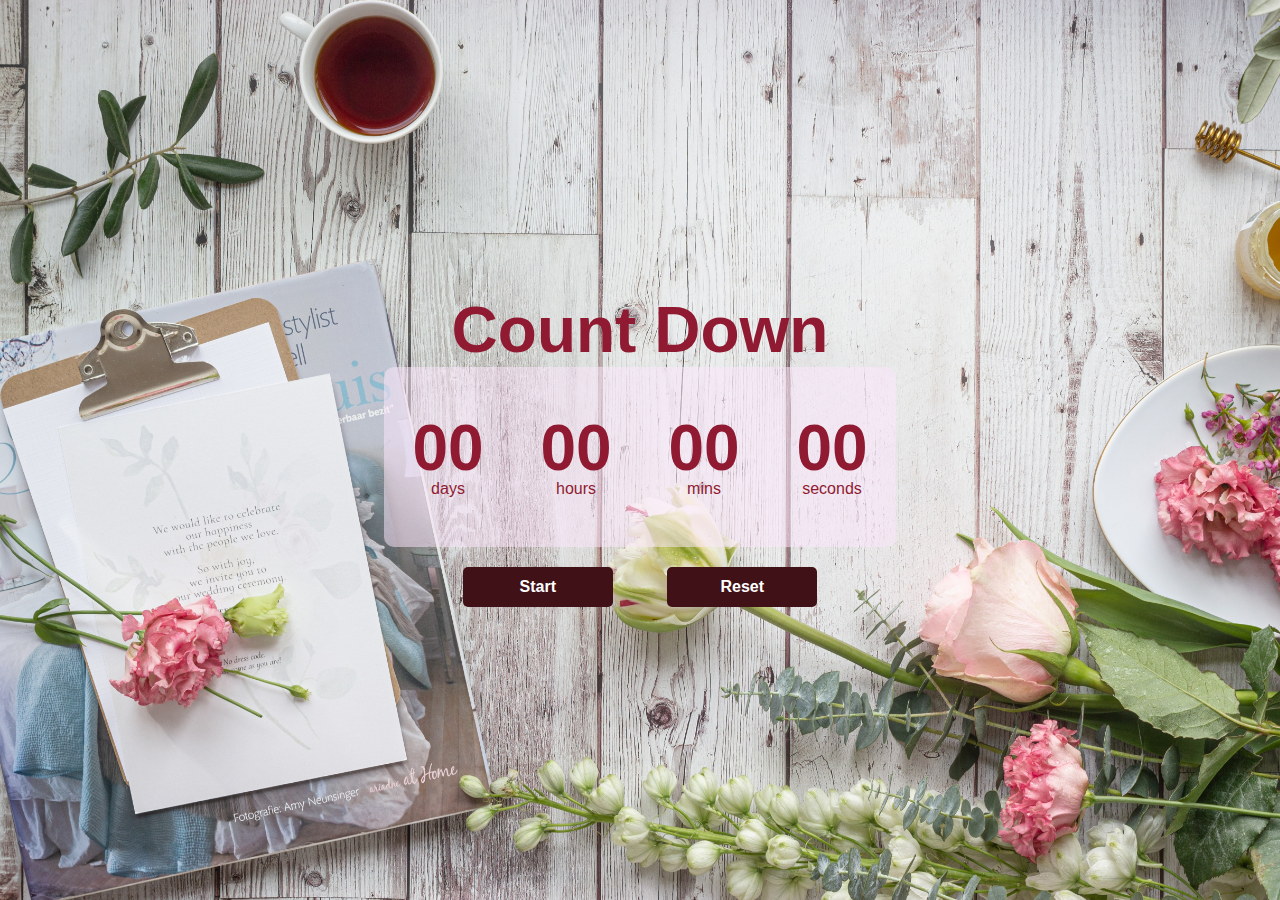
<file: Count down/index.html>
<!DOCTYPE html>
<html lang="en">
<head>
    <meta charset="UTF-8">
    <meta http-equiv="X-UA-Compatible" content="IE=edge">
    <meta name="viewport" content="width=device-width, initial-scale=1.0">
    <title>Document</title>
    <link rel="stylesheet" href="style.css">
</head>
<body >
    <h1>Count Down</h1>
    <div class="count-down-container">
        <div class="days-c">
            <p class="big-text" id="days">00</p>
            <span>days</span>
        </div>
        <div class="hours-c">
            <p class="big-text" id="hours">00</p>
            <span>hours</span>
        </div>
        <div class="mins-c">
            <p class="big-text" id="mins">00</p>
            <span>mins</span>
        </div>
        <div class="seconds-c">
            <p class="big-text" id="seconds">00</p>
            <span>seconds</span>
        </div>
    </div>
    <div class="btns">
        <button class="set" id="start">Start</button>
    <button class="reset" id="reset">Reset</button>
    </div>
    
    <script type="module" src="script.js"></script>
</body>
</html>
</file>
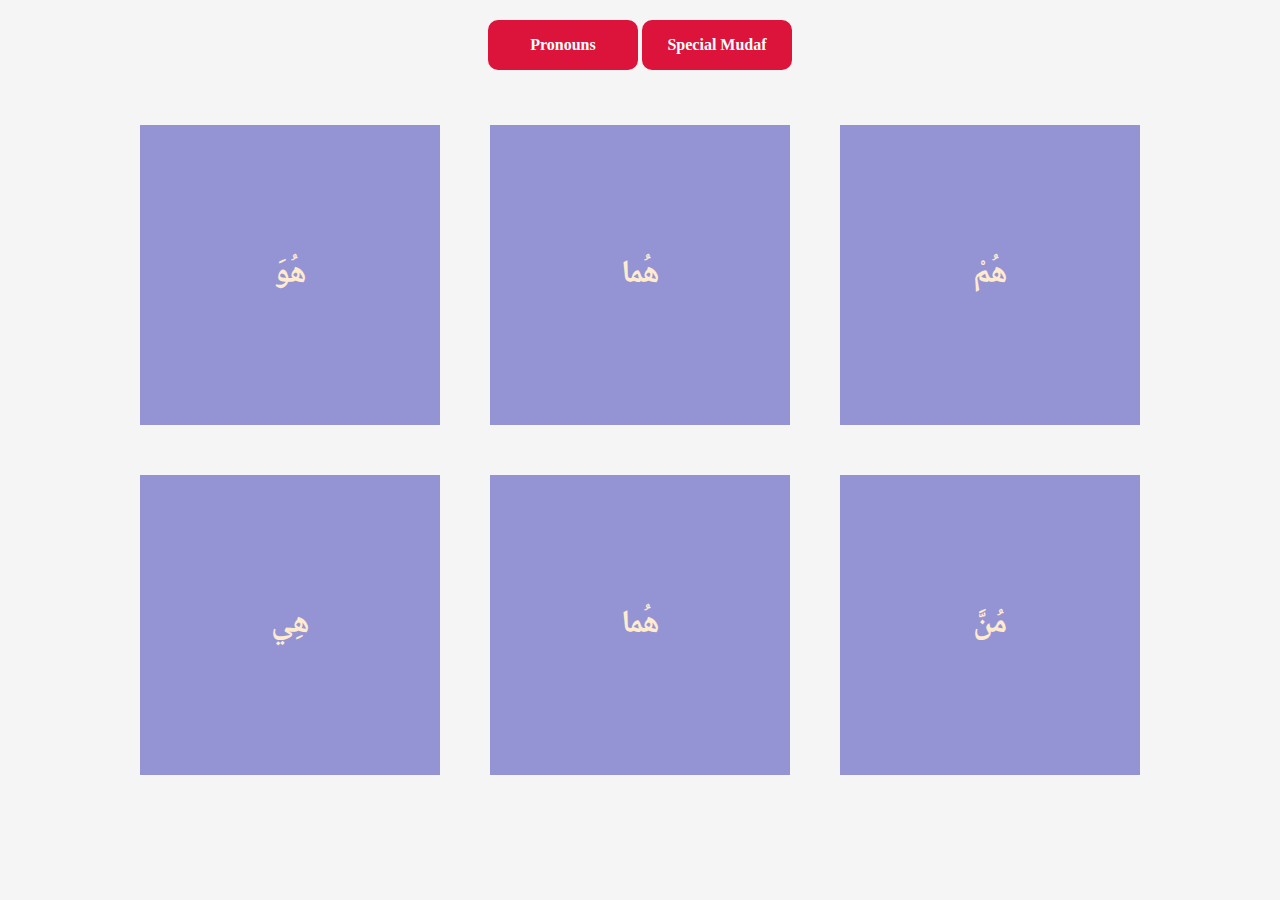
<file: Flip Card/index.html>
<!DOCTYPE html>
<html lang="en">
<head>
    <meta charset="UTF-8">
    <meta http-equiv="X-UA-Compatible" content="IE=edge">
    <meta name="viewport" content="width=device-width, initial-scale=1.0">
    <title>Arabic Flip Cards</title>
    <link rel="stylesheet" href="style.css">
</head>
<body>
   <div class="btns">
      <button class="btn">Pronouns</button>
    <button class="btn">Special Mudaf</button>
   </div>
    <div class="pronoun-container">
         <div class="grid">
            <div class="card">
               <figure class="front">
                  <h1>هُوَ</h1>
               </figure>
               <figure class="back">
                  <h1>He</h1>
               </figure>
            </div>

            <div class="card">
               <figure class="front">
                  <h1>هُما</h1>
               </figure>
               <figure class="back">
                  <h1>Both of them</h1>
               </figure>
            </div>

            <div class="card">
               <figure class="front">
                  <h1>هُمْ</h1>
               </figure>
               <figure class="back">
                  <h1>They</h1>
               </figure>
            </div>

            <div class="card">
               <figure class="front">
                  <h1>هِي</h1>
               </figure>
               <figure class="back">
                  <h1>She</h1>
               </figure>
            </div>

            <div class="card">
               <figure class="front">
                  <h1>هُما</h1>
               </figure>
               <figure class="back">
                  <h1>Both of Them</h1>
               </figure>
            </div>

            <div class="card">
               <figure class="front">
                  <h1>مُنَّ</h1>
               </figure>
               <figure class="back">
                  <h1>Them Ladies</h1>
               </figure>
            </div>
         </div>
    </div>
    <script type="module"  src="script.js"></script>
</body>
</html>
</file>
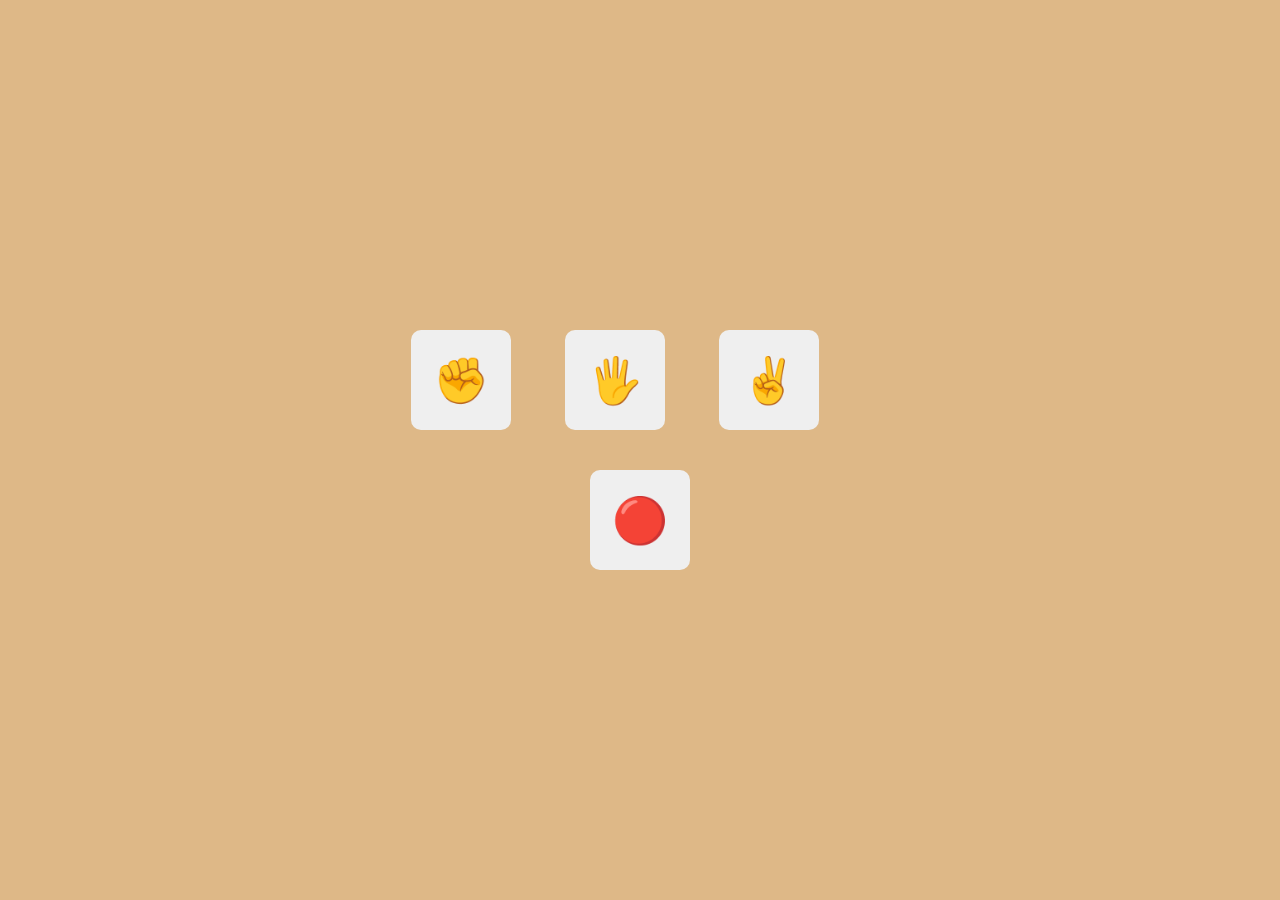
<file: Rock paper Game/index.html>
<!DOCTYPE html>
<html lang="en">
<head>
    <meta charset="UTF-8">
    <meta name="viewport" content="width=device-width, initial-scale=1.0">
    <title>Rock Paper Scissors</title>
    <link rel="stylesheet" href="style.css">
</head>
<body>
    <div class="container">
        <div class="sub-container">
            <button class="btn" id="rock" value="rock">✊</button>
            <button class="btn" id="paper" value="paper">🖐</button>
            <button class="btn" id="scissors" value="scissors">✌</button>
        </div>
        <div class="score-card" id="scoreCard">
            <p class="score-display" id="scoreDisplay">👱‍♂️ <span id="player"></span>🤖 <span id="computer"></span></p>
            <p>Score : <span id="scores"> 0 </span></p>
        </div>
        <button  id="reset" value="reset">🔴</button>
    </div>
    <script src="script.js"></script>
</body>
</html>
</file>
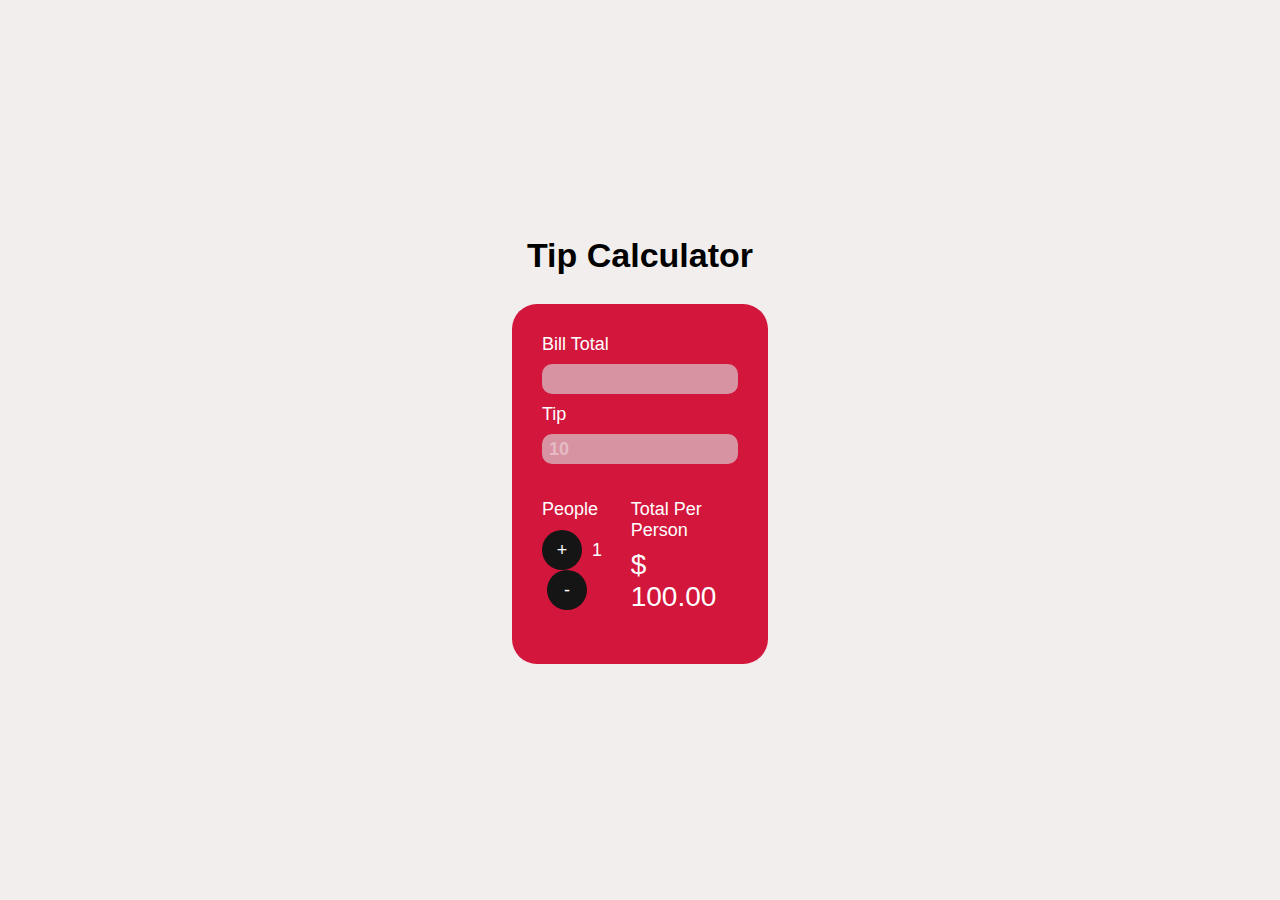
<file: Simple Tip Calculator/index.html>
<!DOCTYPE html>
<html lang="en">
<head>
    <meta charset="UTF-8">
    <meta http-equiv="X-UA-Compatible" content="IE=edge">
    <meta name="viewport" content="width=device-width, initial-scale=1.0">
    <title>Simple Tip Calculator</title>
    <link rel="stylesheet" href="style.css">
</head>
<body>
    <h1>Tip Calculator</h1>
    <div class="container">
        <div class="section">
            <label for="total_bill">Bill Total</label>
            <input  onkeyup="calculateBill()" type="number" id="bill_total" >
        </div>
        <div class="section">
            <label for="tip_perc">Tip</label>
            <input type="number"  onkeyup="calculateBill()" id="tips" placeholder="10" >
        </div>
        <div class="people_count">
            <div class="people_div">
                <p>People</p>
                    <button id="increasePeopleCount" onclick="increaseCount()">+</button>
                    <span id="noOfPeople">1</span>
                    <button id="decreasePeopleCount" onclick="decreaseCount()">-</button>
            </div>
            <div class="Total_div">
                <p>Total Per Person</p>
                <p class="tot">$ <span id="totalPerPerson">100.00</span></p>
            </div>
        </div>
    </div>
    <script src="./script.js"></script>
</body>
</html>
</file>
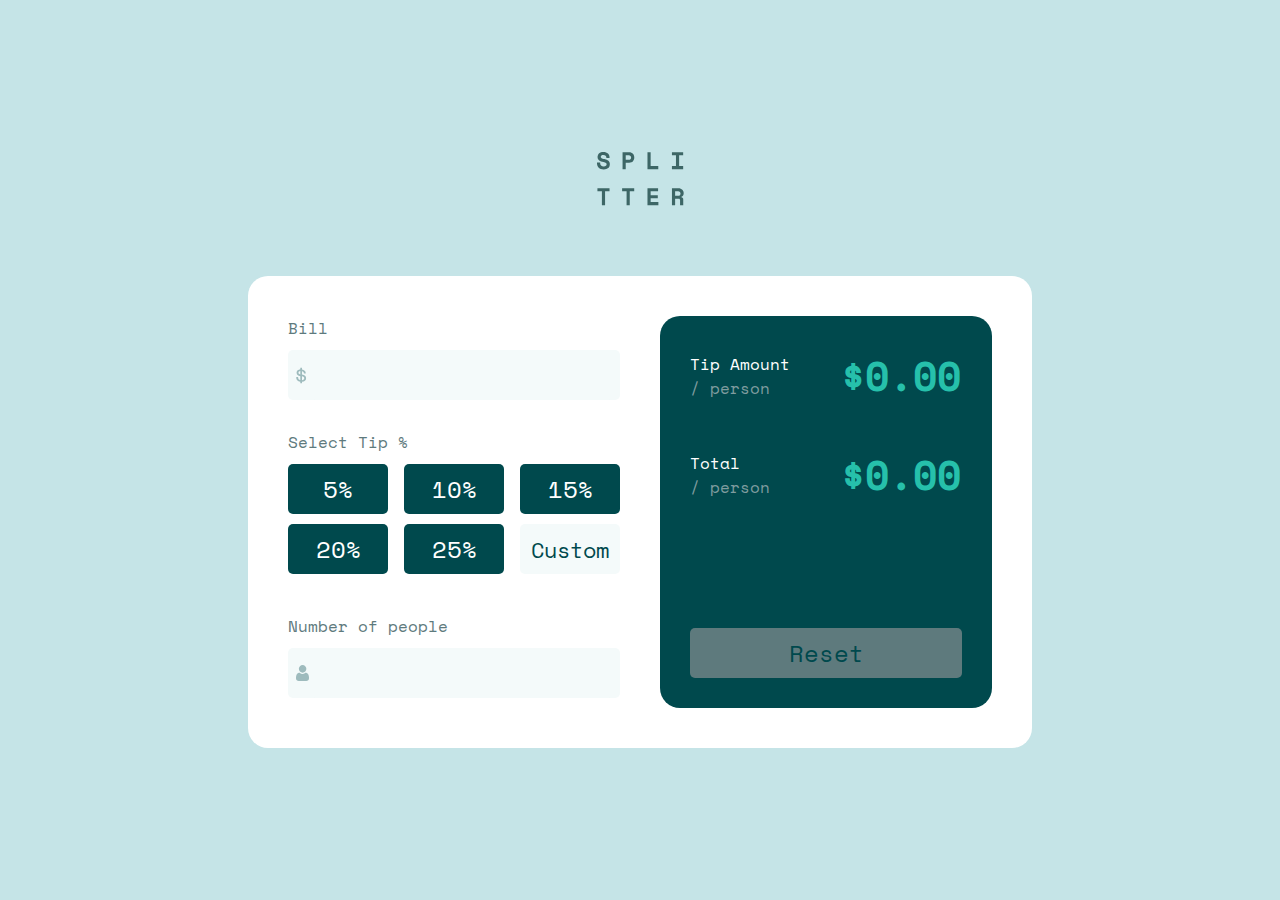
<file: Advanced Tip calculator/src/index.html>
<!DOCTYPE html>
<html lang="en">
<head>
  <meta charset="UTF-8">
  <meta name="viewport" content="width=device-width, initial-scale=1.0"> <!-- displays site properly based on user's device -->
  <link rel="icon" type="image/png" sizes="32x32" href="./images/favicon-32x32.png">
  <title>Frontend Mentor | Tip calculator app</title>
  <link rel="stylesheet" href="style.css">
</head>

<body>
  <svg xmlns="http://www.w3.org/2000/svg" width="87" height="54">
    <path fill="#3D6666"
      d="M6.72 17.472c.944 0 1.792-.12 2.544-.36s1.392-.584 1.92-1.032a4.476 4.476 0 001.212-1.62c.28-.632.42-1.34.42-2.124v-.288c0-1.472-.464-2.584-1.392-3.336-.928-.752-2.272-1.288-4.032-1.608a14.615 14.615 0 01-1.74-.408c-.456-.144-.824-.308-1.104-.492-.28-.184-.476-.392-.588-.624a1.771 1.771 0 01-.168-.78c0-.56.232-1.004.696-1.332.464-.328 1.096-.492 1.896-.492.944 0 1.676.248 2.196.744.52.496.78 1.08.78 1.752v.576h3.168v-.864a5 5 0 00-.396-1.968 4.762 4.762 0 00-1.176-1.656C10.436 1.08 9.792.7 9.024.42 8.256.14 7.376 0 6.384 0c-.88 0-1.676.12-2.388.36s-1.32.576-1.824 1.008c-.504.432-.896.94-1.176 1.524-.28.584-.42 1.22-.42 1.908v.144c0 .832.144 1.536.432 2.112a3.978 3.978 0 001.212 1.44c.52.384 1.132.692 1.836.924.704.232 1.48.42 2.328.564.64.112 1.168.248 1.584.408.416.16.744.34.984.54s.408.424.504.672c.096.248.144.508.144.78 0 .576-.232 1.072-.696 1.488-.464.416-1.176.624-2.136.624-1.232 0-2.14-.3-2.724-.9-.584-.6-.876-1.404-.876-2.412v-.576H0v.72c0 .88.144 1.692.432 2.436a5.47 5.47 0 001.272 1.944c.56.552 1.26.984 2.1 1.296.84.312 1.812.468 2.916.468zm22-.336V10.8h3.408c.864 0 1.616-.144 2.256-.432a4.707 4.707 0 001.596-1.14 4.833 4.833 0 00.96-1.608c.216-.6.324-1.212.324-1.836v-.576c0-.608-.108-1.204-.324-1.788a4.625 4.625 0 00-.96-1.56A4.737 4.737 0 0034.384.756c-.64-.28-1.392-.42-2.256-.42h-6.576v16.8h3.168zm3.096-9.36H28.72V3.36h3.096c.704 0 1.26.192 1.668.576.408.384.612.88.612 1.488v.288c0 .608-.204 1.104-.612 1.488-.408.384-.964.576-1.668.576zm29.464 9.36v-3.024h-7.632V.336H50.48v16.8h10.8zm24.88 0v-3.024h-4.032V3.36h4.032V.336H74.928V3.36h4.032v10.752h-4.032v3.024H86.16zm-78.096 36V39.36h4.464v-3.024H.432v3.024h4.464v13.776h3.168zm24.688 0V39.36h4.464v-3.024H25.12v3.024h4.464v13.776h3.168zm28.624 0v-3.024h-7.728v-3.888H60.8V43.2h-7.152v-3.84h7.44v-3.024H50.48v16.8h10.896zm16.744 0V46.8h3.648c.464 0 .796.12.996.36.2.24.3.552.3.936v5.04h3.168v-5.808c0-.56-.164-1.024-.492-1.392-.328-.368-.772-.584-1.332-.648v-.432c.768-.32 1.336-.78 1.704-1.38a3.63 3.63 0 00.552-1.932v-.576c0-.64-.116-1.24-.348-1.8a4.332 4.332 0 00-1.008-1.476c-.44-.424-.988-.756-1.644-.996-.656-.24-1.416-.36-2.28-.36h-6.432v16.8h3.168zm3.024-9.36H78.12V39.36h3.024c.768 0 1.352.204 1.752.612.4.408.6.892.6 1.452v.288c0 .656-.2 1.164-.6 1.524-.4.36-.984.54-1.752.54z" />
  </svg>
  <div class="container">
    <div class="grid">
      
      <div class="col1">
        <div class="bill">
          <label for="bill_amount">Bill</label>
          <div id="bill_amount">
            <svg xmlns="http://www.w3.org/2000/svg" width="11" height="17">
              <path fill="#9EBBBD"
                d="M6.016 16.328v-1.464c1.232-.08 2.22-.444 2.964-1.092.744-.648 1.116-1.508 1.116-2.58v-.144c0-.992-.348-1.772-1.044-2.34-.696-.568-1.708-.932-3.036-1.092V4.184c.56.144 1.012.4 1.356.768.344.368.516.816.516 1.344v.288h1.824v-.432c0-.448-.088-.876-.264-1.284a3.783 3.783 0 00-.744-1.116A4.251 4.251 0 007.54 2.9a5.324 5.324 0 00-1.524-.492V.872H4.288V2.36a5.532 5.532 0 00-1.416.324c-.448.168-.84.392-1.176.672-.336.28-.604.616-.804 1.008-.2.392-.3.844-.3 1.356v.144c0 .96.316 1.708.948 2.244.632.536 1.548.884 2.748 1.044v3.912c-.704-.16-1.248-.472-1.632-.936-.384-.464-.576-1.08-.576-1.848v-.288H.256v.576c0 .464.08.924.24 1.38.16.456.404.88.732 1.272.328.392.744.728 1.248 1.008s1.108.476 1.812.588v1.512h1.728zM4.288 7.424c-.688-.128-1.164-.332-1.428-.612-.264-.28-.396-.644-.396-1.092 0-.464.176-.832.528-1.104.352-.272.784-.448 1.296-.528v3.336zm1.728 5.712V9.344c.768.128 1.328.328 1.68.6.352.272.528.688.528 1.248 0 .544-.196.984-.588 1.32-.392.336-.932.544-1.62.624z" />
            </svg>
            <input type="number" id="billInput"  >
          </div>
        </div>
        <div class="bill_buttons">
          <p>Select Tip %</p>
          <div>
            <div class="top_btn">
            <button class="btn btns" value="5">5%</button>
            <button class="btn btns" value="10">10%</button>
            <button class="btn btns" value="15">15%</button>
            </div>
            <div class="bottom_btn">
              <button class="btn btns" value="20">20%</button>
              <button class="btn btns" value="25">25%</button>
              <input type="number" min="26" max="100" id="tips_percentage"  class="btns" placeholder="Custom">
            </div>  
          </div>
        </div>
        <div class="no_ppl">
          <div class="ppl_div">
            <label for="people_count">Number of people</label>
            <p class="ppl_error">Can't be zero</p>
          </div>        
          <div class="people_count">
            <svg xmlns="http://www.w3.org/2000/svg" width="13" height="16"><path fill="#9EBBBD" d="M9.573 7.729c.406 0 .784.07 1.126.209.342.14.639.33.881.569.232.227.438.503.614.82a5.1 5.1 0 01.407.949c.097.312.178.654.242 1.016.062.359.105.699.126 1.011.02.307.031.624.031.945 0 .836-.259 1.512-.768 2.01-.504.492-1.17.742-1.98.742H2.748c-.81 0-1.477-.25-1.98-.742C.259 14.76 0 14.084 0 13.248c0-.322.01-.64.032-.945.02-.312.063-.652.126-1.01.063-.363.144-.705.242-1.017.1-.323.238-.643.407-.948.176-.318.382-.594.613-.821.243-.238.54-.43.882-.57.342-.138.72-.208 1.125-.208.16 0 .313.067.61.265.183.123.397.264.636.421.204.134.48.259.822.372.333.11.671.167 1.005.167a3.19 3.19 0 001.006-.167c.341-.113.618-.238.822-.372l.636-.42c.296-.2.45-.266.61-.266zM6.598 0C7.63 0 8.522.38 9.252 1.129s1.1 1.666 1.1 2.724c0 1.06-.37 1.976-1.1 2.725-.73.75-1.623 1.13-2.654 1.13-1.03 0-1.924-.38-2.653-1.13-.73-.749-1.1-1.666-1.1-2.725 0-1.058.37-1.975 1.1-2.724C4.675.379 5.567 0 6.598 0z"/></svg>
            <input type="number" id="peopleCount">
          </div>

          
        </div>
      </div>

      <div class="col2">
        <div class="item">
          <p> Tip Amount<br><span class="per_person">/ person</span></p>
          <h2 class="cols2">$<span id="tipPerPerson">0.00</span></h2>
          <p> Total<br><span class="per_person">/ person </span> </p>
          <h2 class="cols">$<span id="totPerPerson">0.00</span></h2>
        </div>
        <button class="reset_button">Reset</button>
      </div>
    </div>
  </div>
  
  <script src="./script.js"></script>
  <!-- <div class="attribution">
    Challenge by <a href="https://www.frontendmentor.io?ref=challenge" target="_blank">Frontend Mentor</a>. 
    Coded by <a href="#">Your Name Here</a>.
  </div> -->
</body>
</html>
</file>
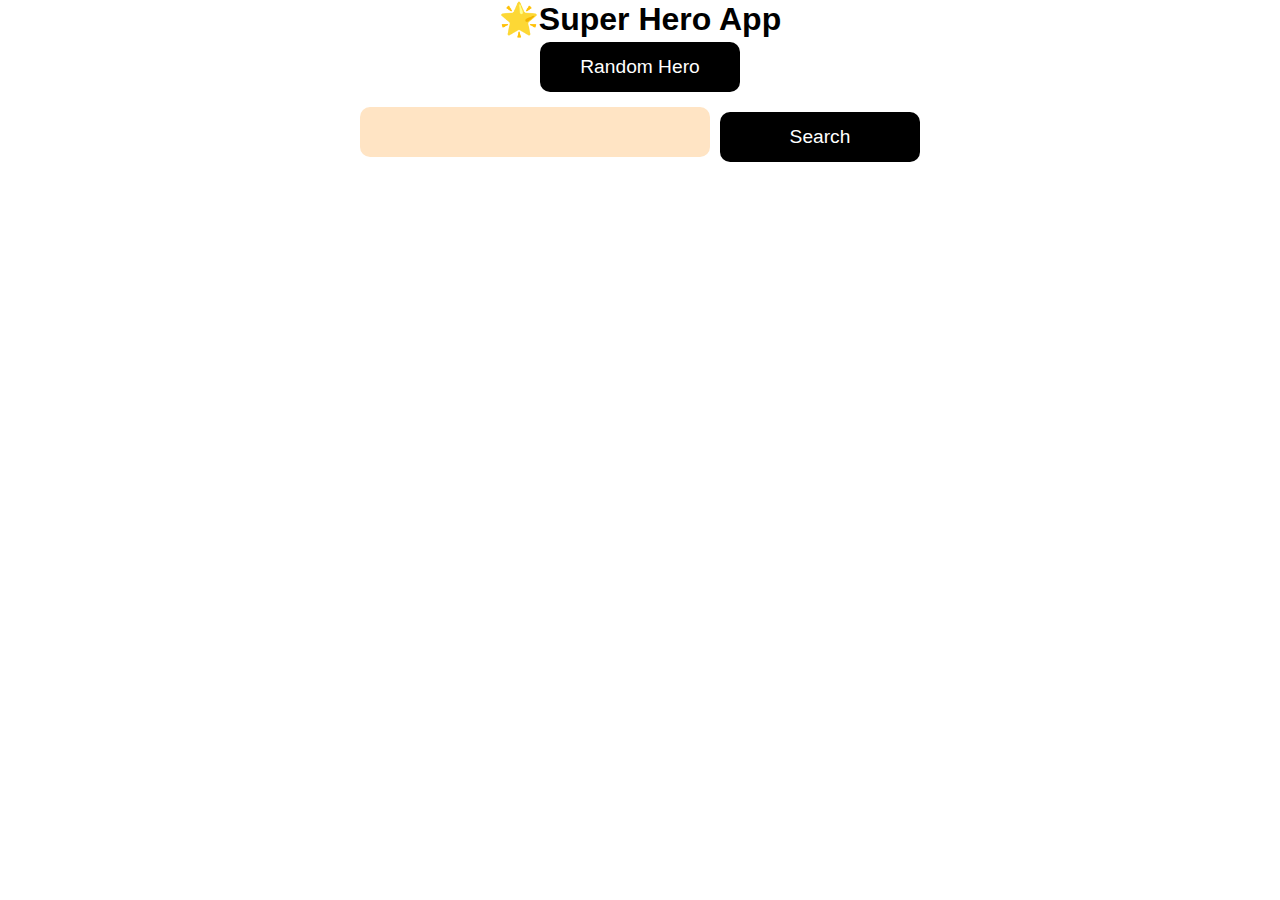
<file: Api/Super Hero App/index.htm>
<!DOCTYPE html>
<html lang="en">
<head>
    <meta charset="UTF-8">
    <meta http-equiv="X-UA-Compatible" content="IE=edge">
    <meta name="viewport" content="width=device-width, initial-scale=1.0">
    <title>Document</title>
    <link rel="stylesheet" href="style.css">
</head>
<body>
    <h1>🌟Super Hero App</h1>
    <button id="getHero">Random Hero</button>
    <div class="searchDiv">
        <input type="text" id="searchField">
        <button class="search" id="search">Search</button>
    </div>
    
    <div id="hero-container" > <br>
    </div>
    <script src="script.js"></script>
</body>
</html>
</file>
<file: Count down/style.css>
*{
    font-family: 'Segoe UI', Tahoma, Geneva, Verdana, sans-serif;
    box-sizing: border-box;
    color: rgb(143, 26, 49);
    margin: 0;
    padding: 0;
}
body{
    background-image: url(./countDown\ Image.jpg);
    background-size: cover;
    min-height: 100vh;
    background-repeat: no-repeat;
    display: flex;
    flex-direction: column;
    align-items: center;
    justify-content: center;
}
h1{
    font-size: 4rem;
    font-weight: 600;
    
}
.count-down-container{
    width: 40%;
    height: 180px;
    background-color:#fce7fc87;
    border-radius: 10px;
    display: flex;
    justify-content: space-around;
}
.count-down-container div{
    display: flex;
    flex-direction: column;
    align-items:center ;
    justify-content: center;
}
.big-text{
    font-size: 4rem;
    font-weight: 700;
    line-height: 1;
}
span{
    font-weight: 500;
}
.btns{
    margin-top: 20px;;
}
button{
    width:150px;
    height:40px;
    background-color: #401217;
    border: none;
    border-radius: 5px;
    color: white;
    font-size: 1rem;
    font-weight: bold;
}
button:hover{
    outline: 2px solid white;
    cursor: pointer;
    background-color: #c64860;
}
.set{
    margin-right: 50px;
}
</file>
<file: Flip Card/style.css>
@import url('https://fonts.googleapis.com/css2?family=Noto+Naskh+Arabic:wght@400;500;600;700&display=swap');
*{
    font-family: 'Noto Naskh Arabic',sans-serif;
    margin:0;
    padding: 0;
}
body{
    width: 100%;
    height: 90vh; 
    margin: auto; 
    background-color:whitesmoke;
    display: flex;
    flex-direction: column;
    justify-content: center;
    align-items: center;
}
button{
    height:50px;
    width: 150px;
    background-color: crimson;
    border: none;
    border-radius: 10px;
    margin-top: 20px;
    font-family: 'open sans';
    font-weight: 600;
    font-size: 1rem;
    color: white;
}
button:hover{
    background-color: black;
    color:whitesmoke;
    cursor: pointer;
}
.pronoun-container{
    width:90%;
    height: 90%;
    margin: auto;
    display: flex;
    justify-content: center;
    align-items: center;

}
.btns{
    margin-bottom: 20px;
}
.grid{
    width: 80%;
    display: grid;
    grid-template-columns:repeat(3,300px);
    grid-template-rows: repeat(2,300px);
   justify-content: center;
   align-content: center;
   row-gap: 50px;
   column-gap: 50px;
   position: relative;
}
.card{
    width: 100%;
    height: 100%;
    transition: transform 1s ease-in-out;
    transform-style: preserve-3d;
    border-radius: 10px;
  
}
.card:hover{
    cursor: pointer;
    transform: rotateY(180deg);
}

.card figure{
    width: 100%;
    height: 100%;
    position: absolute;
    display: flex;
    align-items: center;
    justify-content: center;   
    text-align: center; 
}
.card .front{
    background-color: rgb(148, 148, 213);
    color: blanchedalmond;
    position: absolute;
    backface-visibility: hidden;
   
}
.card .back{
background-color: rgb(194, 105, 172);
color: aliceblue;
backface-visibility: hidden;
transform: rotateY(180deg);
}


@media(max-width:600px) {
    .grid{
        grid-template-columns: repeat(2,200px);
        grid-template-rows: repeat(3,200px);
        column-gap: 15px;
        row-gap: 15px;
    }
    h1{
        font-size: 1.5rem;
    }
}


@media(max-width:375px) {
    .grid{
        grid-template-columns: repeat(2,150px);
        grid-template-rows: repeat(3,150px);
        column-gap: 15px;
        row-gap: 15px;
    }
    h1{
        font-size: 1.5rem;
    }
}
</file>
<file: Rock paper Game/style.css>
*{
    margin: 0;
    padding: 0;
    box-sizing: border-box;
    font-family: 'Segoe UI', Tahoma, Geneva, Verdana, sans-serif;
}
body{
    width:100%;
    height: 100vh;
    display: flex;
    justify-content: center;
    align-items: center;
    background-color: burlywood;
}
button{
    width: 100px;
    height: 100px;
    font-size: 45px;
    border: none;
    border-radius: 10px;
    margin-right: 50px;
}
button:hover{
    cursor: pointer;
}
button:focus{
    outline: none;
}
button:active{
    border: 3px solid crimson; 
}
.container,.score-card{
    display: flex;
    flex-direction: column;
    justify-content: center;
    align-items: center;
}
.container{
    width:80%;   
}
.sub-container{
    margin-bottom: 40px;
}
.score-card{
    margin:20px 0;
    display: none;
}
p{
    font-size: 35px;
}
span{
    margin: 0 8px;
    font-weight: 500;
}
#reset{
    margin: 0;
}
</file>
<file: Simple Tip Calculator/style.css>
*{
    margin:0;
    padding:0;
    box-sizing: border-box;
    font-size: 18px;
    font-weight: 500;
    color: rgb(255, 255, 255);
}
body{
    width: 100%;
    height:100vh;
    font-family: 'Segoe UI', Tahoma, Geneva, Verdana, sans-serif;
    display: flex;
    justify-content: center;
    align-items: center;
    flex-direction: column;
    background-color: rgb(243, 238, 238);
}
.container{
    width:20%;
    height:40vh;
    border-radius: 25px;
    background-color: rgb(211, 22, 60);
    padding:30px
}
.section{
    height:60px;
    display: flex;
    flex-direction: column;
    justify-content: space-between;
    margin-bottom: 10px;
    
}
input{
    border: none;
    border-radius: 10px;
    height:30px;
    background-color: rgb(216, 147, 163);
    color:rgb(251, 253, 254);
    font-weight: 700;
    padding:7px;
}
input:focus{
    outline:none;
}
input::placeholder{
    color:rgba(251, 253, 254, 0.391);
}
input[type=number]::-webkit-inner-spin-button,
input[type=number]::-webkit-outer-spin-button{      
    appearance: none;
}
button{
    background-color: rgb(22, 21, 21);
    border: none;
    width:40px;
    height: 40px;
    border-radius: 50px;
}
button:hover{
    cursor: pointer;
    outline: 2px solid white;
    color:crimson
}
h1{
    color: black;
    margin-bottom: 29px;
    font-size: 34px;
    font-weight: 700;
}
.people_count{
    display: flex;
    justify-content: space-between;
    margin-top: 35px;
}
.Total_div{
    display: flex;
    flex-direction: column;
}
.people_div p{
    margin-bottom: 10px;
}
#increasePeopleCount{
    margin-right: 5px;
}
#decreasePeopleCount{
    margin-left: 5px;
}
.tot,.tot span {
    font-size: 28px;
   margin-top: 8px;
}
</file>
<file: Advanced Tip calculator/src/style.css>
@import url('https://fonts.googleapis.com/css2?family=Space+Mono:wght@700&display=swap');
*{
    margin:0;
    padding:0;
    font-family: 'Space Mono', monospace;
}
:root{
    --Strong-cyan: hsl(172, 67%, 45%);
    --Very-dark-cyan: hsl(183, 100%, 15%);
    --Dark-grayish-cyan: hsl(186, 14%, 43%);
    --Grayish-cyan: hsl(184, 14%, 56%);
    --Light-grayish-cyan: hsl(185, 41%, 84%);
    --Very-light-grayish-cyan: hsl(189, 41%, 97%);
    --White: hsl(0, 0%, 100%);

}
body{
    width:100%;
    height:100vh;
    background-color:var(--Light-grayish-cyan);
    display:flex;
    justify-content: center;
    align-items: center;
    flex-direction: column;
    gap:70px;
}
input{
    background-color: var(--Very-light-grayish-cyan);
    color: var(--Very-dark-cyan);
    border: none;
    border-radius: 5px;
    font-size: 24px;
    height:50px;
    text-align: right;
}
input[type=number]::-webkit-inner-spin-button,
input[type=number]::-webkit-outer-spin-button{
    appearance: none;
}
input::placeholder{
    color: var(--Very-dark-cyan);
    text-align: center;
    font-size: 22px;
}
input:focus{
    outline: none;
}
.container{
    background-color: var(--White);
    border-radius: 20px;
    padding:40px;
    width:55%;
}
.grid{
    width:100%;
    display: grid;
    grid-template-columns: 1fr 1fr;
    gap:40px;
    
}
/* col1 */
#bill_amount,.people_count{
    height:50px;
    padding:0 8px;
    margin:10px 0;
    border-radius: 5px;
    background-color: var(--Very-light-grayish-cyan);
    display: flex;
    justify-content: space-between;
    align-items: center;
}
#bill_amount:hover{
    outline: 1px solid var(--Strong-cyan);
}
.people_count:hover{
    outline: 1px solid var(--Strong-cyan);
}
.bill_buttons{
    margin-bottom: 40px;
}
.bill_buttons p{
    margin-top:30px;
    margin-bottom: 10px;
}
.btn,.reset_button{
    width:100px;
    background-color: var(--Very-dark-cyan);
    color: var(--White);
    height:50px;
    font-size: 24px;
    border: none;
    border-radius: 5px;
    
}
.btn:hover{
    background-color: var(--Strong-cyan);
    color: var(--Very-dark-cyan);
    cursor: pointer;
}
.bill_buttons input{
    width:100px;
}
.bill_buttons input:focus{
    outline: 1px solid var(--Strong-cyan);
}
.top_btn,.bottom_btn,.ppl_div{
    display: flex;
    justify-content: space-between;
    margin-bottom: 10px;
}
label,.bill_buttons p{
    color:var(--Dark-grayish-cyan);
}

.ppl_error{
    display: none;
}
/* col2 */
.col2{
    background-color: var(--Very-dark-cyan);
    padding: 30px;
    border-radius: 20px;
    display: flex;
    flex-direction: column;
    justify-content: space-between;
}
.item{
    width: 100%;
    display: grid;
    grid-template-rows: 1fr 1fr;
    grid-template-columns: 1fr 1fr;
    column-gap: 30px;
    row-gap: 40px;
    align-items: center;
}
.item p{
    color:var(--White)
}
.per_person{
    color: var(--Grayish-cyan);
}
.item h2{
    color:var(--Strong-cyan);
    font-size: 40px;
}
.reset_button{
    background-color: var(--Dark-grayish-cyan);
    color: var(--Very-dark-cyan);
    width:100%;
}
.reset_button:hover{
    background-color: var(--Strong-cyan);
    cursor: pointer;
}


@media(max-width:375px) {
    .container{
        width:100%;
    }
    .grid{
        grid-template-columns: 1fr;
    }
}
</file>
<file: Api/Super Hero App/style.css>
*{
    box-sizing: border-box;
    margin:0;
    padding: 0;
    font-family:'Segoe UI', Tahoma, Geneva, Verdana, sans-serif
}
body{
    width:100%;
    height: 100vh;
    display: flex;
    flex-direction: column;
    justify-content: center;
}
#hero-container{
    width:90%;
    margin: auto;
    display: flex;
    flex-direction: column;
    align-items:center;
    justify-content: center;
}
button{
    font-size: 1.2rem;
    font-weight:500;
    border: none;
    border-radius: 10px;
    height: 50px;
    width:200px;
    align-self:center;
    background-color: black;
    color: white;
}
button:hover{
    cursor: pointer;
    background-color: crimson;
}
input{
    border-radius: 10px;
    height: 50px;
    width:350px;
    background-color: bisque;
    border: none;
    padding-left: 10px;
    margin-right: 10px;
    font-size: 1.2rem;
}
input:focus{
    outline: none;
}
h1{
    align-self: center;
}
.searchDiv{
    margin:15px;
    align-self:center;
    display: flex;
    flex-wrap: wrap;
    justify-content: center;
}
.searchDiv button{
    margin-top: 5px;
}
#getHero{
    margin-top: 4px; 
}
.names{
    font-size:1.3rem ;
    font-weight: 600;
}
.stats{
    width: 200px;
    height: 200px;
    display: flex;
    flex-direction: column;
    justify-content: space-evenly;
    font-size: 1rem;
}
</file>
